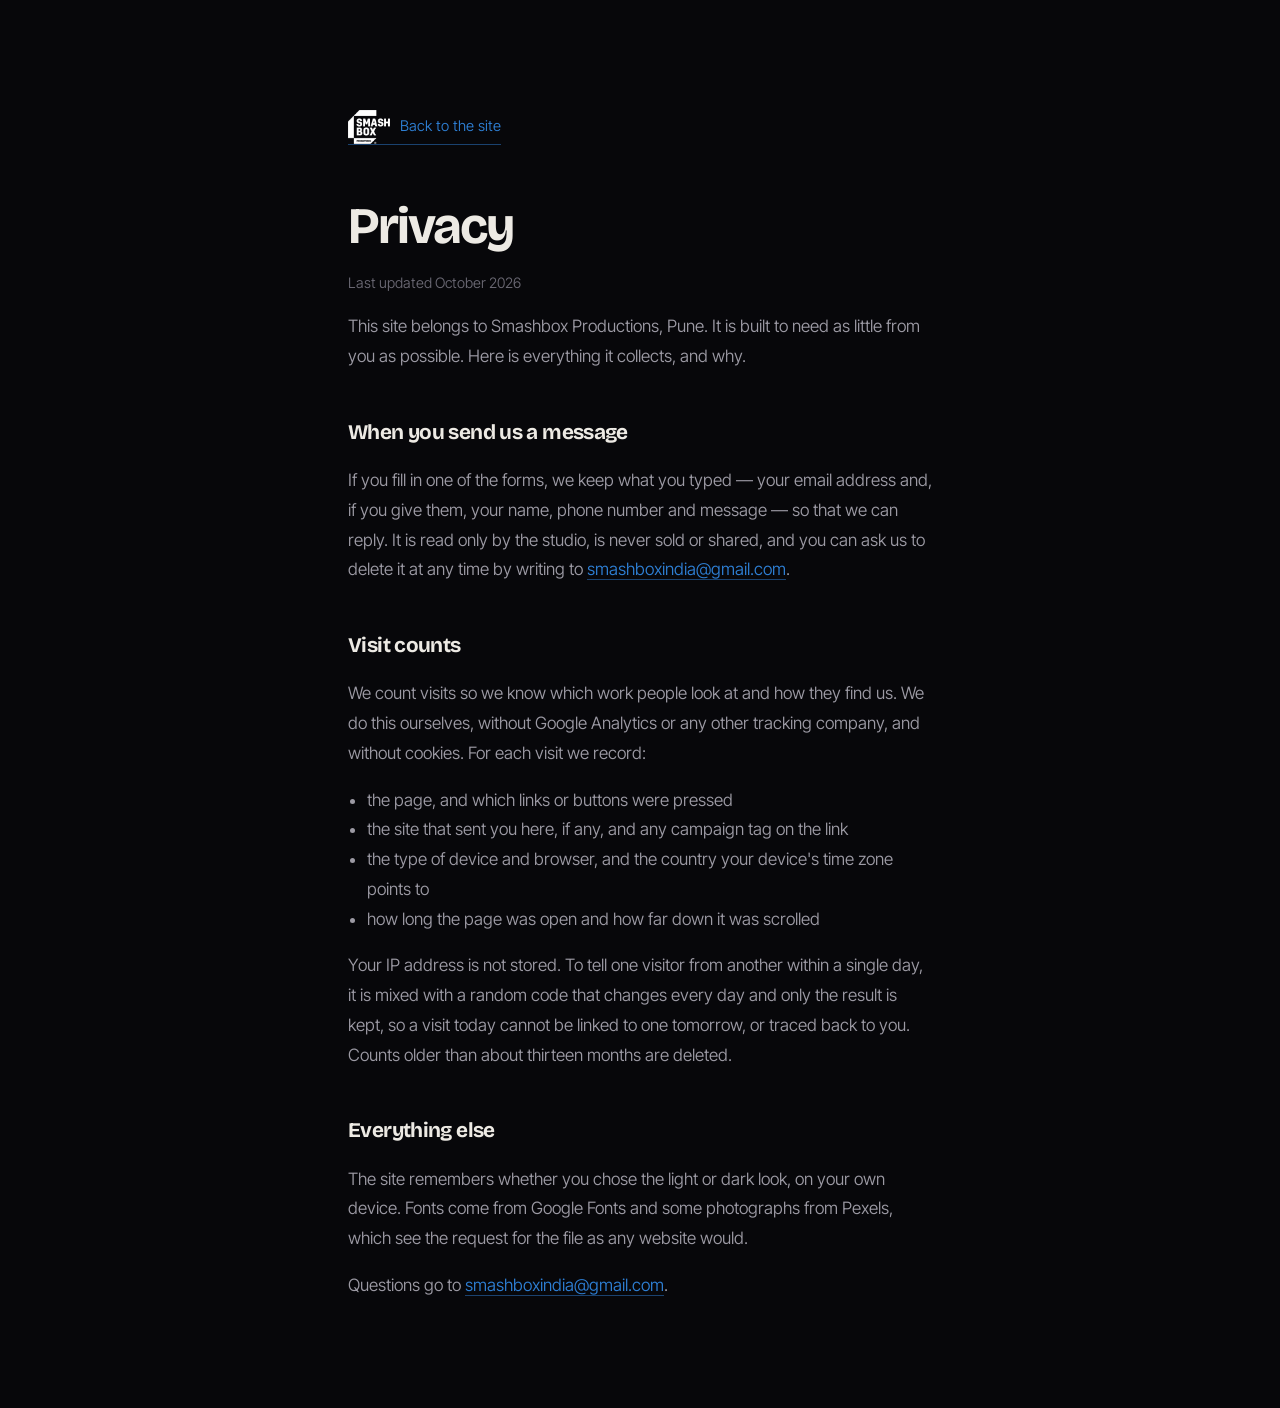
<file: privacy.html>
<!doctype html>
<html lang="en" data-theme="dark">
<head>
<meta charset="utf-8">
<meta name="viewport" content="width=device-width, initial-scale=1">
<title>Privacy — Smashbox Productions</title>
<meta name="description" content="What Smashbox Productions collects through smashboxproductions.com, and what it does not.">
<meta name="theme-color" content="#07070A">
<link rel="canonical" href="https://smashboxproductions.com/privacy.html">
<script>
(function(){
  try{
    var t = localStorage.getItem('sbx-theme');
    document.documentElement.setAttribute('data-theme', t === 'light' ? 'light' : 'dark');
  }catch(e){}
})();
</script>
<link rel="preconnect" href="https://fonts.googleapis.com">
<link rel="preconnect" href="https://fonts.gstatic.com" crossorigin>
<link href="https://fonts.googleapis.com/css2?family=Bricolage+Grotesque:opsz,wght@12..96,700&family=Inter+Tight:wght@300;400;500&display=swap" rel="stylesheet">
<link rel="stylesheet" href="css/styles.css?v=20261026">
<link rel="icon" type="image/png" sizes="32x32" href="img/favicon-32.png">
<link rel="apple-touch-icon" sizes="180x180" href="img/favicon-180.png">
<style>
  body{cursor:auto}
  a,button{cursor:pointer}
  .legal{max-width:680px;margin:0 auto;padding:clamp(48px,9vw,110px) var(--gut) 90px}
  .legal-back{display:inline-flex;align-items:center;gap:10px;color:var(--text-dim);font-size:.92rem;margin-bottom:56px;transition:color .3s}
  .legal-back:hover{color:var(--text)}
  .legal-back img{height:34px;width:auto}
  [data-theme="light"] .legal-back img{filter:brightness(0)}
  .legal h1{font-family:var(--display);font-weight:700;font-size:clamp(2.2rem,5vw,3.2rem);letter-spacing:-.04em;line-height:1;margin:0 0 18px}
  .legal h2{font-family:var(--display);font-weight:700;font-size:1.3rem;letter-spacing:-.03em;margin:44px 0 10px}
  .legal p,.legal li{color:var(--text-dim);line-height:1.75}
  .legal ul{padding-left:1.1em}
  .legal a{color:var(--accent);border-bottom:1px solid var(--accent-line)}
  .legal .updated{color:var(--text-faint);font-size:.9rem}
</style>
</head>
<body>
<main class="legal">
  <a class="legal-back" href="./"><img src="img/smashbox-logo.png" width="520" height="424" alt="Smashbox Productions"> Back to the site</a>

  <h1>Privacy</h1>
  <p class="updated">Last updated October 2026</p>

  <p>This site belongs to Smashbox Productions, Pune. It is built to need as little
  from you as possible. Here is everything it collects, and why.</p>

  <h2>When you send us a message</h2>
  <p>If you fill in one of the forms, we keep what you typed — your email address and,
  if you give them, your name, phone number and message — so that we can reply. It is
  read only by the studio, is never sold or shared, and you can ask us to delete it at
  any time by writing to <a href="mailto:smashboxindia@gmail.com">smashboxindia@gmail.com</a>.</p>

  <h2>Visit counts</h2>
  <p>We count visits so we know which work people look at and how they find us. We do
  this ourselves, without Google Analytics or any other tracking company, and without
  cookies. For each visit we record:</p>
  <ul>
    <li>the page, and which links or buttons were pressed</li>
    <li>the site that sent you here, if any, and any campaign tag on the link</li>
    <li>the type of device and browser, and the country your device's time zone points to</li>
    <li>how long the page was open and how far down it was scrolled</li>
  </ul>
  <p>Your IP address is not stored. To tell one visitor from another within a single
  day, it is mixed with a random code that changes every day and only the result is
  kept, so a visit today cannot be linked to one tomorrow, or traced back to you. Counts
  older than about thirteen months are deleted.</p>

  <h2>Everything else</h2>
  <p>The site remembers whether you chose the light or dark look, on your own device.
  Fonts come from Google Fonts and some photographs from Pexels, which see the request
  for the file as any website would.</p>

  <p>Questions go to <a href="mailto:smashboxindia@gmail.com">smashboxindia@gmail.com</a>.</p>
</main>
</body>
</html>
</file>
<file: css/styles.css>
/* =========================================================
   SMASHBOX PRODUCTIONS
   Concept: "the light table" — a key light follows the cursor
   and exposes the work.
   Two themes: dark (default) and light. Every colour below is
   a token; nothing is hard-coded outside the theme blocks.
   ========================================================= */

/* ---------- DARK (default — also what no-JS gets) ---------- */
:root{
  color-scheme:dark;

  --bg:#07070A;
  --bg-2:#0D0D12;
  --surface:#14141B;
  --ink:#F4F0E8;

  --text:#EDEAE4;
  --text-dim:#9C9AA4;
  --text-faint:#6A6873;

  --line:rgba(255,255,255,.09);
  --line-2:rgba(255,255,255,.16);

  --accent:#2E7FD4;
  --accent-hi:#57B8DD;
  --accent-ink:#04101E;
  --accent-wash:rgba(46,127,212,.14);
  --accent-line:rgba(46,127,212,.5);

  /* daylight → shade: the cool end of the Kelvin scale */
  --ramp:linear-gradient(94deg,#1E6FC4 0%,#57B8DD 34%,#9AD8F2 68%,#CDEAF9 100%);

  /* glass */
  --glass-bg:rgba(255,255,255,.045);
  --glass-br:rgba(255,255,255,.1);
  --glass-blur:22px;

  /* scrims over photography */
  --scrim:rgba(7,7,10,.88);
  --scrim-mid:rgba(7,7,10,.2);

  /* the light table's exposure curve: rests dim and desaturated
     but still readable, gains body and colour under the key light */
  --exp-b0:.42; --exp-b1:.74;
  --exp-s0:.34; --exp-s1:.86;
  --exp-c0:.94; --exp-c1:.17;

  --beam-warm:rgba(46,127,212,.16);
  --beam-cool:rgba(120,200,240,.08);
  --key:rgba(110,190,255,.15);

  --key-blend:screen;
  --grain-blend:overlay;
  --grain-op:.5;

  --card-gray:.55; --card-bright:.74;

  --cursor:#FFFFFF;

  --display:"Bricolage Grotesque",-apple-system,system-ui,sans-serif;
  --serif:"Instrument Serif",Georgia,serif;
  --body:"Inter Tight",-apple-system,system-ui,sans-serif;
  --mono:"JetBrains Mono",ui-monospace,monospace;

  --wrap:1280px;
  --gut:clamp(20px,4vw,48px);
  --sec:clamp(88px,11vw,168px);
  --r-lg:28px;
  --r-md:18px;

  --ease:cubic-bezier(.22,1,.36,1);
  --ease-io:cubic-bezier(.65,0,.35,1);
  --expo-out:cubic-bezier(.16,1,.3,1);
}

/* ---------- LIGHT ---------- */
[data-theme="light"]{
  color-scheme:light;

  --bg:#EFF1F4;             /* seamless paper, cool */
  --bg-2:#E6E9EE;
  --surface:#FFFFFF;
  --ink:#0B1420;

  --text:#0E1620;
  --text-dim:#4C566A;
  --text-faint:#68738A;

  --line:rgba(12,22,35,.11);
  --line-2:rgba(12,22,35,.2);

  --accent:#1559A6;
  --accent-hi:#1E6FC4;
  --accent-ink:#FFFFFF;
  --accent-wash:rgba(21,89,166,.09);
  --accent-line:rgba(21,89,166,.42);

  --ramp:linear-gradient(94deg,#0A2F63 0%,#1559A6 30%,#2A7EC4 62%,#3F9FD0 100%);

  --glass-bg:rgba(255,255,255,.55);
  --glass-br:rgba(12,22,35,.1);

  --scrim:rgba(8,16,28,.86);
  --scrim-mid:rgba(8,16,28,.22);

  /* light-mode exposure: rests washed out like an
     over-exposed print, gains body under the key */
  --exp-b0:1.06; --exp-b1:-.17;
  --exp-s0:.30;  --exp-s1:.86;
  --exp-c0:.88;  --exp-c1:.27;

  --beam-warm:rgba(21,89,166,.16);
  --beam-cool:rgba(63,159,208,.14);
  --key:rgba(30,111,196,.13);

  --key-blend:normal;
  --grain-blend:multiply;
  --grain-op:.16;

  --card-gray:.5; --card-bright:.92;
}

*,*::before,*::after{box-sizing:border-box}
html{-webkit-text-size-adjust:100%}
html:focus-within{scroll-behavior:smooth}

body{
  margin:0;
  background:var(--bg);
  color:var(--text);
  font-family:var(--body);
  font-size:17px;
  line-height:1.6;
  font-weight:350;
  -webkit-font-smoothing:antialiased;
  overflow-x:hidden;
}
body.is-locked{overflow:hidden}

img{max-width:100%;display:block}
a{color:inherit;text-decoration:none}
button{font:inherit;color:inherit;background:none;border:0}

::selection{background:var(--accent);color:var(--accent-ink)}

:focus-visible{
  outline:2px solid var(--accent);
  outline-offset:3px;
  border-radius:4px;
}

.wrap{width:100%;max-width:var(--wrap);margin-inline:auto;padding-inline:var(--gut)}
.section{padding-block:var(--sec)}

.skip{
  position:fixed;top:-100px;left:16px;z-index:999;
  background:var(--accent);color:var(--accent-ink);padding:12px 20px;border-radius:10px;
  transition:top .2s;
}
.skip:focus{top:16px}

/* ---------- glass ---------- */
.glass{
  background:var(--glass-bg);
  border:1px solid var(--glass-br);
  -webkit-backdrop-filter:blur(var(--glass-blur)) saturate(160%);
  backdrop-filter:blur(var(--glass-blur)) saturate(160%);
}

/* =========================================================
   TYPE
   ========================================================= */
.h2{
  font-family:var(--display);
  font-weight:700;
  font-size:clamp(2.1rem,5.2vw,3.9rem);
  line-height:1.02;
  letter-spacing:-.035em;
  margin:.24em 0 0;
  max-width:16ch;
}
.h2 em,.hero-title em,.cta-mid h2 em,.cta-big h2 em{
  font-family:var(--serif);
  font-style:italic;
  font-weight:400;
  letter-spacing:-.005em;
  background:var(--ramp);
  -webkit-background-clip:text;background-clip:text;
  color:transparent;
  padding-right:.06em;
}

.eyebrow{
  font-family:var(--mono);
  font-size:.7rem;
  letter-spacing:.22em;
  text-transform:uppercase;
  color:var(--text-faint);
  display:flex;align-items:center;gap:.8em;
  margin:0;
}
.eyebrow-dot{
  width:16px;height:1px;
  background:var(--accent);
  flex:none;
}

.lede{color:var(--text-dim);max-width:52ch;font-size:1.03rem;line-height:1.72}

.section-head{margin-bottom:clamp(38px,5vw,64px)}
.section-head--row{
  display:flex;justify-content:space-between;align-items:flex-end;
  gap:32px;flex-wrap:wrap;
}
.section-note{color:var(--text-faint);max-width:34ch;font-size:.94rem;margin:0 0 .4em}

.link-arrow{
  display:inline-flex;align-items:center;gap:.55em;
  font-family:var(--mono);font-size:.78rem;letter-spacing:.12em;text-transform:uppercase;
  color:var(--text);
  padding-bottom:4px;
  border-bottom:1px solid var(--line-2);
  transition:color .3s,border-color .3s;
}
.link-arrow svg{width:16px;height:16px;transition:transform .4s var(--ease)}
.link-arrow:hover{color:var(--accent);border-color:var(--accent)}
.link-arrow:hover svg{transform:translateX(5px)}

/* =========================================================
   BUTTONS
   ========================================================= */
.btn{
  position:relative;
  display:inline-flex;align-items:center;justify-content:center;
  padding:15px 30px;
  border-radius:100px;
  font-family:var(--body);
  font-weight:500;font-size:.95rem;letter-spacing:-.01em;
  cursor:pointer;
  overflow:hidden;
  isolation:isolate;
  white-space:nowrap;
  transition:transform .5s var(--ease),box-shadow .5s var(--ease),background .3s;
}
.btn span{position:relative;z-index:2}
.btn::before{
  content:"";position:absolute;inset:0;z-index:1;
  background:radial-gradient(120% 160% at 50% 130%,rgba(255,255,255,.4),transparent 62%);
  opacity:0;transition:opacity .5s var(--ease);
}
.btn:hover::before{opacity:1}
.btn:active{transform:scale(.97)}

.btn-primary{
  background:linear-gradient(100deg,var(--accent-hi),var(--accent));
  color:#fff;
  box-shadow:0 6px 24px -10px rgba(21,89,166,.75),inset 0 1px 0 rgba(255,255,255,.24);
}
.btn-primary:hover{box-shadow:0 14px 38px -12px rgba(21,89,166,.85),inset 0 1px 0 rgba(255,255,255,.34)}

.btn-ghost{
  background:var(--glass-bg);
  border:1px solid var(--glass-br);
  -webkit-backdrop-filter:blur(16px);backdrop-filter:blur(16px);
  color:var(--text);
}
.btn-ghost:hover{border-color:var(--accent-line)}

.btn-light{background:var(--ink);color:var(--bg)}
.btn-sm{padding:11px 22px;font-size:.88rem}
.btn-lg{padding:18px 36px;font-size:1rem}

/* =========================================================
   THEME TOGGLE  (skiper-ui / skiper26 — circle, blur, top-right)
   ========================================================= */
.theme-toggle{
  width:40px;height:40px;flex:none;
  border-radius:50%;
  display:grid;place-items:center;
  cursor:pointer;
  color:var(--text);
  border:1px solid var(--line-2);
  background:transparent;
  transition:background .3s,border-color .3s,transform .3s var(--ease);
}
.theme-toggle:hover{background:var(--accent-wash);border-color:var(--accent-line)}
.theme-toggle:active{transform:scale(.95)}

/* sun and moon are two full icons that trade places — no masks,
   so nothing can half-render */
.tt{width:19px;height:19px;display:block;overflow:visible}
.tt g{
  fill:none;stroke:currentColor;stroke-width:2;
  stroke-linecap:round;stroke-linejoin:round;
  transform-origin:12px 12px;
  transition:opacity .45s var(--ease-io),scale .5s var(--ease-io),rotate .5s var(--ease-io);
}
/* dark is the default: moon showing */
.tt-sun{opacity:0;scale:.4;rotate:90deg}
.tt-moon{opacity:1;scale:1;rotate:0deg}
[data-theme="light"] .tt-sun{opacity:1;scale:1;rotate:0deg}
[data-theme="light"] .tt-moon{opacity:0;scale:.4;rotate:-90deg}

.sr-only{position:absolute;width:1px;height:1px;overflow:hidden;clip:rect(0 0 0 0);white-space:nowrap}

/* While the view transition runs, every colour transition on the page
   is frozen. Otherwise they carry on underneath the snapshot and pop
   the instant the snapshot is torn down. */
html.theme-switching *,
html.theme-switching *::before,
html.theme-switching *::after{
  transition:none !important;
  animation-play-state:paused !important;
}

/* =========================================================
   PRELOADER
   ========================================================= */
.loader{
  position:fixed;inset:0;z-index:9000;
  background:var(--bg);
  display:grid;place-items:center;
  transition:opacity .7s var(--ease),visibility .7s;
}
.loader.is-done{opacity:0;visibility:hidden}
.no-loader .loader{display:none}
.loader-inner{display:grid;justify-items:center;gap:22px;width:min(320px,72vw)}
.loader-mark{width:78px;color:var(--accent)}
.loader-aperture{width:100%;height:auto}
.loader-blades{transform-origin:50% 50%;animation:iris 2.4s var(--ease-io) infinite}
@keyframes iris{
  0%,100%{transform:rotate(0) scale(1);opacity:.9}
  50%{transform:rotate(45deg) scale(.42);opacity:.55}
}
.loader-meta{
  width:100%;display:flex;justify-content:space-between;align-items:baseline;
  font-family:var(--mono);font-size:.7rem;letter-spacing:.2em;text-transform:uppercase;
  color:var(--text-faint);
}
.loader-num{color:var(--text);font-size:.86rem}
.loader-bar{width:100%;height:2px;background:var(--line-2);overflow:hidden;border-radius:2px}
.loader-bar i{display:block;height:100%;width:0%;background:var(--accent)}

/* =========================================================
   CURSOR + KEY LIGHT  (the signature)
   ========================================================= */
.cursor,.keylight{display:none}
@media (hover:hover) and (pointer:fine){
  body{cursor:none}
  a,button,input,.tile,.card,.svc{cursor:none}

  .cursor{
    display:block;position:fixed;top:0;left:0;z-index:8000;
    pointer-events:none;
    transform:translate3d(-100px,-100px,0);
    will-change:transform;
    /* the halo keeps a white cursor legible on pale backgrounds too */
    filter:drop-shadow(0 0 1.5px rgba(0,0,0,.45));
  }
  .cursor-dot{
    position:absolute;left:-3px;top:-3px;
    width:6px;height:6px;border-radius:50%;
    background:var(--cursor);
    transition:width .3s var(--ease),height .3s var(--ease),left .3s var(--ease),top .3s var(--ease),opacity .3s;
  }
  .cursor-af{position:absolute;left:-19px;top:-19px;width:38px;height:38px;opacity:0;transform:scale(1.5);
    transition:opacity .34s var(--ease),transform .34s var(--ease)}
  .cursor-af i{position:absolute;width:9px;height:9px;border:1.5px solid var(--cursor)}
  .cursor-af i:nth-child(1){left:0;top:0;border-right:0;border-bottom:0}
  .cursor-af i:nth-child(2){right:0;top:0;border-left:0;border-bottom:0}
  .cursor-af i:nth-child(3){left:0;bottom:0;border-right:0;border-top:0}
  .cursor-af i:nth-child(4){right:0;bottom:0;border-left:0;border-top:0}
  .cursor-label{
    position:absolute;left:26px;top:-8px;
    font-family:var(--mono);font-size:.62rem;letter-spacing:.14em;text-transform:uppercase;
    color:var(--cursor);white-space:nowrap;opacity:0;transform:translateX(-6px);
    transition:opacity .3s,transform .3s;
    max-width:150px;overflow:hidden;text-overflow:ellipsis;
  }

  .cursor.is-focus .cursor-af{opacity:1;transform:scale(1)}
  .cursor.is-focus .cursor-dot{opacity:.5}
  .cursor.is-focus .cursor-label{opacity:1;transform:none}
  .cursor.is-link .cursor-dot{width:34px;height:34px;left:-17px;top:-17px;background:rgba(255,255,255,.22);
    -webkit-backdrop-filter:blur(2px);backdrop-filter:blur(2px)}
  .cursor.is-over-peek .cursor-dot{opacity:0}

  .keylight{
    display:block;position:fixed;top:0;left:0;z-index:1;
    width:640px;height:640px;margin:-320px 0 0 -320px;
    pointer-events:none;
    border-radius:50%;
    background:radial-gradient(circle,var(--key) 0%,transparent 66%);
    mix-blend-mode:var(--key-blend);
    will-change:transform;
    opacity:0;
    transition:opacity .8s;
  }
  .keylight.is-on{opacity:1}
}

/* =========================================================
   NAV
   ========================================================= */
.nav{
  position:fixed;top:0;left:0;right:0;z-index:600;
  padding:18px var(--gut);
  transition:padding .5s var(--ease);
}
.nav.is-stuck{padding-top:10px}
.nav-shell{
  max-width:var(--wrap);margin-inline:auto;
  display:flex;align-items:center;justify-content:space-between;gap:18px;
  padding:10px 10px 10px 20px;
  border-radius:100px;
  transition:background .5s var(--ease),border-color .5s var(--ease),box-shadow .5s var(--ease);
}
.nav.is-stuck .nav-shell{
  border-color:var(--line-2);
  box-shadow:0 20px 50px -34px rgba(8,20,36,.55);
}

.brand{display:flex;align-items:center;gap:11px;flex:none}
/* the logo ships as white artwork on transparency, so light mode
   drops it to ink rather than loading a second file */
.brand-logo{
  width:auto;height:42px;flex:none;
  transition:transform .6s var(--ease),opacity .4s;
}
[data-theme="light"] .brand-logo{filter:brightness(0)}
.brand:hover .brand-logo{transform:scale(1.04)}
.brand--foot .brand-logo{height:68px}

.nav-links{display:flex;gap:6px}
.nav-links a{
  position:relative;padding:9px 15px;border-radius:100px;
  font-size:.92rem;color:var(--text-dim);
  transition:color .3s;
}
.nav-links a::after{
  content:"";position:absolute;left:15px;right:15px;bottom:5px;height:1px;
  background:var(--accent);transform:scaleX(0);transform-origin:left;
  transition:transform .45s var(--ease);
}
.nav-links a:hover{color:var(--text)}
.nav-links a:hover::after{transform:scaleX(1)}

.nav-end{display:flex;align-items:center;gap:9px}
.nav-burger{display:none;width:42px;height:42px;border-radius:50%;
  border:1px solid var(--line-2);place-items:center;gap:5px;flex-direction:column;cursor:pointer}
.nav-burger i{display:block;width:16px;height:1.5px;background:var(--text);transition:transform .4s var(--ease),opacity .3s}
.nav-burger[aria-expanded="true"] i:nth-child(1){transform:translateY(3.25px) rotate(45deg)}
.nav-burger[aria-expanded="true"] i:nth-child(2){transform:translateY(-3.25px) rotate(-45deg)}

.mobile-menu{
  position:fixed;top:82px;left:var(--gut);right:var(--gut);z-index:590;
  border-radius:var(--r-lg);
  padding:14px;
  display:grid;gap:2px;
  transform-origin:top;
}
.mobile-menu[hidden]{display:none}
.mobile-menu a{padding:14px 16px;border-radius:14px;font-size:1.05rem;transition:background .3s}
.mobile-menu a:hover{background:var(--accent-wash)}
.mobile-menu .btn{margin-top:8px;justify-content:center}

/* =========================================================
   HERO
   ========================================================= */
.hero{
  position:relative;
  min-height:100svh;
  display:flex;align-items:center;
  padding-top:124px;padding-bottom:72px;
  overflow:hidden;
}
.hero-beam{
  position:absolute;top:-30%;left:50%;transform:translateX(-50%);
  width:min(1500px,150vw);height:min(1100px,110vh);
  background:
    radial-gradient(44% 46% at 66% 26%,var(--beam-warm),transparent 68%),
    radial-gradient(58% 54% at 30% 62%,var(--beam-cool),transparent 70%);
  filter:blur(30px);
  pointer-events:none;
  animation:drift 22s var(--ease-io) infinite alternate;
}
@keyframes drift{
  0%{transform:translateX(-50%) translateY(0) scale(1)}
  100%{transform:translateX(-46%) translateY(3%) scale(1.1)}
}
.hero-grain{
  position:absolute;inset:0;pointer-events:none;z-index:3;opacity:var(--grain-op);
  background-image:url("data:image/svg+xml,%3Csvg xmlns='http://www.w3.org/2000/svg' width='160' height='160'%3E%3Cfilter id='n'%3E%3CfeTurbulence type='fractalNoise' baseFrequency='.85' numOctaves='3'/%3E%3C/filter%3E%3Crect width='160' height='160' filter='url(%23n)' opacity='.32'/%3E%3C/svg%3E");
  mix-blend-mode:var(--grain-blend);
}
.hero-grid{
  position:relative;z-index:4;
  display:grid;
  grid-template-columns:minmax(0,1.12fr) minmax(0,1fr);
  gap:clamp(32px,4.4vw,64px);
  align-items:center;
}

.hero-copy{max-width:640px}
.hero-title{
  font-family:var(--display);
  font-weight:800;
  font-size:clamp(2.5rem,5vw,4.5rem);
  line-height:.98;
  letter-spacing:-.045em;
  margin:.34em 0 0;
}
.hero-title .line{display:block;overflow:hidden;padding-bottom:.06em;margin-bottom:-.03em}
.hero-title .line>span{
  display:block;
  transform:translateY(110%);
  transition:transform 1.05s var(--ease);
}
.is-ready .hero-title .line>span{transform:none}
.is-ready .hero-title .line:nth-child(2)>span{transition-delay:.09s}
.is-ready .hero-title .line:nth-child(3)>span{transition-delay:.18s}

.hero-sub{color:var(--text-dim);max-width:46ch;margin:26px 0 0;font-size:1.06rem}

/* the three divisions, stated in the first screen */
.hero-divline{
  display:flex;align-items:center;gap:.9em;flex-wrap:wrap;
  margin:20px 0 0;
  font-family:var(--mono);font-size:.72rem;letter-spacing:.2em;text-transform:uppercase;
}
.hero-divline a{
  color:var(--text);
  padding-bottom:3px;
  border-bottom:1px solid var(--line-2);
  transition:color .35s,border-color .35s;
}
.hero-divline a:hover{color:var(--accent);border-color:var(--accent)}
.hero-divline i{color:var(--accent);font-style:normal}

.hero-form{margin-top:34px;max-width:470px}
.field{
  display:flex;align-items:center;gap:8px;
  padding:7px 7px 7px 8px;
  border-radius:100px;
  transition:border-color .4s,background .4s;
}
.field:focus-within{border-color:var(--accent-line)}
.field input{
  flex:1;min-width:0;
  background:none;border:0;outline:none;
  padding:12px 16px;
  color:var(--text);font-family:var(--body);font-size:.98rem;
}
.field input::placeholder{color:var(--text-faint)}
.field-note{
  font-family:var(--mono);font-size:.68rem;letter-spacing:.1em;
  color:var(--text-faint);margin:14px 0 0;padding-left:20px;text-transform:uppercase;
}

.hero-facts{
  list-style:none;margin:44px 0 0;padding:0;
  display:flex;gap:clamp(20px,4vw,44px);flex-wrap:wrap;
}
.hero-facts li{display:flex;flex-direction:column;gap:3px}
.hero-facts b{
  font-family:var(--display);font-weight:700;font-size:1.65rem;letter-spacing:-.04em;line-height:1;
}
.hero-facts span{
  font-family:var(--mono);font-size:.63rem;letter-spacing:.14em;text-transform:uppercase;color:var(--text-faint);
}

/* ---------- the light table ---------- */
.lighttable{
  position:relative;
  display:grid;
  grid-template-columns:repeat(3,1fr);
  grid-auto-rows:minmax(0,1fr);
  gap:clamp(8px,1.1vw,14px);
  aspect-ratio:1/1.06;
}
.tile{
  --lit:.28;
  position:relative;margin:0;overflow:hidden;
  border-radius:clamp(16px,2.2vw,30px);
  background:var(--bg-2);
  opacity:0;transform:translateY(28px) scale(.94);
  transition:opacity .9s var(--ease),transform .9s var(--ease);
  transition-delay:calc(var(--r) * .07s + .35s);
}
.is-ready .tile{opacity:1;transform:none}

.tile img{
  width:100%;height:100%;object-fit:cover;
  filter:
    brightness(calc(var(--exp-b0) + var(--lit) * var(--exp-b1)))
    saturate(calc(var(--exp-s0) + var(--lit) * var(--exp-s1)))
    contrast(calc(var(--exp-c0) + var(--lit) * var(--exp-c1)));
  transform:scale(calc(1.01 + var(--lit) * .05));
  transition:filter .45s ease-out,transform .8s var(--ease);
}
.tile::after{
  content:"";position:absolute;inset:0;pointer-events:none;
  border-radius:inherit;
  box-shadow:inset 0 0 0 1px var(--line),
             inset 0 0 44px -14px rgba(90,170,240,calc(var(--lit) * .8));
}
.tile figcaption{
  position:absolute;left:10px;bottom:10px;z-index:2;
  font-family:var(--mono);font-size:.58rem;letter-spacing:.16em;text-transform:uppercase;
  color:#fff;
  padding:5px 10px;border-radius:100px;
  background:rgba(8,16,28,.55);
  -webkit-backdrop-filter:blur(10px);backdrop-filter:blur(10px);
  border:1px solid rgba(255,255,255,.18);
  opacity:calc(var(--lit) * 1.3);
  transform:translateY(calc((1 - var(--lit)) * 8px));
  transition:opacity .4s,transform .4s var(--ease);
}

/* bento spans */
.tile-a{grid-column:1/3;grid-row:1/3}
.tile-b{grid-column:3;grid-row:1}
.tile-c{grid-column:3;grid-row:2}
.tile-d{grid-column:1;grid-row:3}
.tile-e{grid-column:2/4;grid-row:3}
.tile-f{grid-column:1;grid-row:4}
.tile-g{grid-column:2;grid-row:4}
.tile-h{grid-column:3;grid-row:4}

/* EXIF chips */
.chip{
  position:absolute;z-index:6;
  font-family:var(--mono);font-size:.66rem;letter-spacing:.1em;
  color:var(--text);
  padding:8px 14px;border-radius:100px;
  display:flex;align-items:center;gap:7px;
  box-shadow:0 14px 34px -20px rgba(8,20,36,.7);
  opacity:0;transform:scale(.7);
  transition:opacity .7s var(--ease),transform .7s var(--ease);
  will-change:transform;
}
.is-ready .chip{opacity:1;transform:none}
.is-ready .chip-1{transition-delay:.9s}
.is-ready .chip-2{transition-delay:1.02s}
.is-ready .chip-3{transition-delay:1.14s}
.chip-1{top:8%;left:-6%}
.chip-2{top:46%;right:-5%}
.chip-3{bottom:20%;left:26%}

.scroll-cue{
  position:absolute;bottom:26px;left:50%;transform:translateX(-50%);z-index:5;
  display:flex;flex-direction:column;align-items:center;gap:9px;
  font-family:var(--mono);font-size:.6rem;letter-spacing:.22em;text-transform:uppercase;
  color:var(--text-faint);
}
.scroll-cue i{display:block;width:1px;height:38px;background:linear-gradient(var(--accent),transparent);
  animation:cue 2.2s var(--ease-io) infinite}
@keyframes cue{0%{transform:scaleY(0);transform-origin:top}
  45%{transform:scaleY(1);transform-origin:top}
  46%{transform:scaleY(1);transform-origin:bottom}
  100%{transform:scaleY(0);transform-origin:bottom}}

/* =========================================================
   THREE DIVISIONS
   ========================================================= */
.div-grid{
  display:grid;grid-template-columns:repeat(3,1fr);
  gap:clamp(12px,1.6vw,22px);
}
.div-card{
  position:relative;
  border-radius:var(--r-lg);
  padding:clamp(26px,3vw,38px);
  display:grid;align-content:start;gap:14px;
  transition:border-color .5s,background .5s,transform .5s var(--ease);
}
.div-card:hover{border-color:var(--accent-line);transform:translateY(-4px)}
.div-no{
  font-family:var(--mono);font-size:.68rem;letter-spacing:.2em;
  color:var(--accent);
}
.div-card h3{
  font-family:var(--display);font-weight:700;
  font-size:clamp(1.7rem,3vw,2.3rem);letter-spacing:-.045em;line-height:1;
  margin:0;
}
.div-line{
  font-family:var(--mono);font-size:.66rem;letter-spacing:.16em;text-transform:uppercase;
  color:var(--text-faint);margin:-6px 0 0;
}
.div-body{margin:0;color:var(--text-dim);font-size:.96rem;line-height:1.68}
.div-tags{
  list-style:none;margin:4px 0 0;padding:0;
  display:flex;flex-wrap:wrap;gap:7px;
}
.div-tags li{
  font-family:var(--mono);font-size:.62rem;letter-spacing:.06em;
  color:var(--text-dim);
  padding:7px 13px;border-radius:100px;
  border:1px solid var(--line);
  transition:color .35s,border-color .35s;
}
.div-card:hover .div-tags li{border-color:var(--line-2)}
.div-card .link-arrow{margin-top:10px;justify-self:start}

/* =========================================================
   MARQUEES
   ========================================================= */
.clients{padding-block:clamp(40px,6vw,72px);border-block:1px solid var(--line)}
.clients-head{margin-bottom:26px}
.marquee{overflow:hidden;-webkit-mask-image:linear-gradient(90deg,transparent,#000 9%,#000 91%,transparent);
  mask-image:linear-gradient(90deg,transparent,#000 9%,#000 91%,transparent)}
.marquee-track{
  display:flex;align-items:center;gap:clamp(24px,4vw,56px);
  width:max-content;
  animation:scrollx 42s linear infinite;
}
.marquee[data-reverse] .marquee-track{animation-direction:reverse}
.marquee:hover .marquee-track{animation-play-state:paused}
@keyframes scrollx{to{transform:translateX(-50%)}}
.marquee-track>span{
  font-family:var(--display);font-weight:600;
  font-size:clamp(1.25rem,2.5vw,1.85rem);letter-spacing:-.03em;
  color:var(--text-faint);
  transition:color .4s;
  white-space:nowrap;
}
.marquee-track>span:hover{color:var(--text)}
.marquee-track>i{color:var(--accent);font-style:normal;opacity:.6}

.industries{padding-block:clamp(48px,7vw,90px);display:grid;gap:14px}
.industries-head{margin-bottom:20px}
.marquee--pills .marquee-track{gap:14px;animation-duration:50s}
.pill{
  font-family:var(--mono);font-size:.76rem;letter-spacing:.06em;
  color:var(--text-dim);
  padding:11px 22px;border-radius:100px;
  border:1px solid var(--line-2);
  white-space:nowrap;
  transition:color .35s,border-color .35s,background .35s;
}
.pill:hover{color:var(--accent);border-color:var(--accent-line);background:var(--accent-wash)}

/* =========================================================
   COMMITMENT / STATS
   ========================================================= */
.commit-grid{
  display:grid;grid-template-columns:1fr 1fr;
  gap:clamp(40px,6vw,90px);align-items:center;
}
.stats{display:grid;grid-template-columns:1fr 1fr;gap:1px;background:var(--line);
  border:1px solid var(--line);border-radius:var(--r-lg);overflow:hidden}
.stat{
  background:var(--bg);
  padding:clamp(24px,3.2vw,38px);
  display:grid;gap:8px;
  transition:background .5s;
}
.stat:hover{background:var(--bg-2)}
.stat b{
  font-family:var(--display);font-weight:700;
  font-size:clamp(2.3rem,4.6vw,3.4rem);letter-spacing:-.05em;line-height:1;
  color:var(--text);
  font-variant-numeric:tabular-nums;
}
.stat span{font-family:var(--mono);font-size:.66rem;letter-spacing:.14em;text-transform:uppercase;color:var(--text-faint)}
.commit-copy .link-arrow{margin-top:30px}
.commit-copy .lede{margin-top:22px}

/* =========================================================
   PROCESS
   ========================================================= */
.process-grid{display:grid;grid-template-columns:1fr 1fr;gap:clamp(36px,5vw,80px);align-items:start}
.process-media{position:sticky;top:104px}
.process-frame{
  position:relative;
  border-radius:var(--r-lg);
  overflow:hidden;
  aspect-ratio:1/1.08;
  max-height:min(70vh,620px);
  padding:0;
}
.pm-img{
  position:absolute;inset:0;width:100%;height:100%;object-fit:cover;
  opacity:0;transform:scale(1.08);
  filter:saturate(.78) contrast(1.05);
  transition:opacity .9s var(--ease),transform 1.4s var(--ease);
}
.pm-img.is-on{opacity:1;transform:scale(1)}
.process-frame::after{
  content:"";position:absolute;inset:0;pointer-events:none;
  background:
    linear-gradient(200deg,rgba(46,127,212,.16),transparent 44%,var(--scrim)),
    radial-gradient(120% 90% at 50% 40%,transparent 42%,rgba(8,16,28,.42));
}
.process-hud{
  position:absolute;left:16px;right:16px;bottom:16px;z-index:3;
  display:flex;justify-content:flex-end;align-items:center;
  font-family:var(--mono);font-size:.63rem;letter-spacing:.18em;color:rgba(255,255,255,.8);
}
.frame-corner{position:absolute;width:16px;height:16px;z-index:3;border:1.5px solid rgba(255,255,255,.55)}
.frame-corner.tl{top:14px;left:14px;border-right:0;border-bottom:0}
.frame-corner.tr{top:14px;right:14px;border-left:0;border-bottom:0}
.frame-corner.bl{bottom:14px;left:14px;border-right:0;border-top:0}
.frame-corner.br{bottom:14px;right:14px;border-left:0;border-top:0}

.steps{list-style:none;margin:0;padding:0;display:grid;gap:2px}
.step{
  display:grid;grid-template-columns:auto 1fr;gap:22px;align-items:start;
  padding:clamp(22px,2.8vw,32px) clamp(18px,2.4vw,28px);
  border-radius:var(--r-md);
  border:1px solid transparent;
  transition:background .5s var(--ease),border-color .5s var(--ease);
}
.step.is-active{background:var(--accent-wash);border-color:var(--line)}
.step-no{
  font-family:var(--mono);font-size:.72rem;letter-spacing:.1em;
  color:var(--text-faint);padding-top:6px;
  transition:color .5s;
}
.step.is-active .step-no{color:var(--accent)}
.step h3{
  font-family:var(--display);font-weight:600;font-size:1.42rem;letter-spacing:-.03em;
  margin:0 0 8px;
  color:var(--text-dim);transition:color .5s;
}
.step.is-active h3{color:var(--text)}
.step p{margin:0;color:var(--text-faint);font-size:.98rem;line-height:1.65;max-width:46ch;transition:color .5s}
.step.is-active p{color:var(--text-dim)}

/* =========================================================
   WORK GRID
   ========================================================= */
.filters{display:flex;flex-wrap:wrap;gap:8px;margin-bottom:26px}
.filter{
  font-family:var(--mono);font-size:.72rem;letter-spacing:.1em;text-transform:uppercase;
  padding:10px 18px;border-radius:100px;
  border:1px solid var(--line);
  color:var(--text-faint);
  cursor:pointer;
  transition:color .35s,border-color .35s,background .35s;
}
.filter:hover{color:var(--text);border-color:var(--line-2)}
.filter.is-on{color:#fff;border-color:transparent;background:var(--accent)}

.work-grid{
  display:grid;
  grid-template-columns:repeat(3,1fr);
  gap:clamp(10px,1.3vw,18px);
  grid-auto-flow:dense;
}
.card{
  position:relative;
  border-radius:var(--r-md);
  overflow:hidden;
  aspect-ratio:1/1.16;
  background:var(--bg-2);
  transition:opacity .5s var(--ease),transform .5s var(--ease);
}
.card.wide{grid-column:span 2;aspect-ratio:2.06/1.16}
.card.tall{grid-row:span 2;aspect-ratio:1/2.36}
.card.is-hidden{display:none}
.card.is-out{opacity:0;transform:scale(.94)}

.card-media{position:absolute;inset:0;overflow:hidden}
.card-media img{
  width:100%;height:100%;object-fit:cover;
  filter:grayscale(var(--card-gray)) brightness(var(--card-bright)) contrast(1.04);
  transform:scale(1.02);
  transition:filter .7s var(--ease),transform 1.1s var(--ease);
}
.card::after{
  content:"";position:absolute;inset:0;pointer-events:none;z-index:2;
  background:linear-gradient(to top,var(--scrim) 0%,var(--scrim-mid) 46%,transparent 72%);
  opacity:.92;transition:opacity .6s;
}
.card:hover .card-media img,.card:focus-visible .card-media img{
  filter:grayscale(0) brightness(1) contrast(1.02);
  transform:scale(1.07);
}
.card:hover::after{opacity:1}

.card-body{
  position:absolute;left:0;right:0;bottom:0;z-index:3;
  padding:clamp(16px,2vw,24px);
  display:grid;gap:5px;
  color:#fff;
}
.card-cat{
  font-family:var(--mono);font-size:.6rem;letter-spacing:.18em;text-transform:uppercase;
  color:#8CC4F2;
}
.card-body h3{
  font-family:var(--display);font-weight:600;font-size:clamp(1.05rem,1.7vw,1.32rem);
  letter-spacing:-.03em;margin:0;
}
.card-body p{
  margin:0;font-size:.85rem;color:rgba(255,255,255,.72);
  max-height:0;opacity:0;overflow:hidden;
  transition:max-height .55s var(--ease),opacity .45s var(--ease);
}
.card:hover .card-body p,.card:focus-visible .card-body p{max-height:44px;opacity:1}

.card-af{position:absolute;inset:14px;z-index:4;pointer-events:none;opacity:0;transform:scale(1.06);
  transition:opacity .4s var(--ease),transform .5s var(--ease)}
.card-af i{position:absolute;width:14px;height:14px;border:1.5px solid rgba(255,255,255,.9)}
.card-af i:nth-child(1){left:0;top:0;border-right:0;border-bottom:0}
.card-af i:nth-child(2){right:0;top:0;border-left:0;border-bottom:0}
.card-af i:nth-child(3){left:0;bottom:0;border-right:0;border-top:0}
.card-af i:nth-child(4){right:0;bottom:0;border-left:0;border-top:0}
.card:hover .card-af,.card:focus-visible .card-af{opacity:1;transform:none}

.work-more{margin-top:clamp(30px,4vw,48px);display:flex;justify-content:center}

/* =========================================================
   SERVICES
   ========================================================= */
.svc-cols{position:relative;display:grid;grid-template-columns:repeat(3,1fr);gap:clamp(28px,3.4vw,52px)}
.svc-title{
  font-family:var(--mono);font-size:.72rem;letter-spacing:.2em;text-transform:uppercase;
  color:var(--accent);margin:0 0 14px;padding-bottom:14px;border-bottom:1px solid var(--line);
  display:flex;flex-wrap:wrap;align-items:baseline;gap:.4em .8em;
}
.svc-title span{font-size:.62rem;letter-spacing:.14em;color:var(--text-faint)}
/* sub-heading inside a division's list (photography vs film) */
.svc-group{
  font-family:var(--mono);font-size:.6rem;letter-spacing:.2em;text-transform:uppercase;
  color:var(--text-faint);
  padding:26px 4px 11px;
  border-bottom:1px solid var(--line);
}
.svc-list li:first-child.svc-group{padding-top:6px}
.svc-list{list-style:none;margin:0;padding:0}
.svc{
  display:flex;align-items:baseline;gap:14px;
  padding:clamp(13px,1.5vw,17px) 4px;
  border-bottom:1px solid var(--line);
  position:relative;
  transition:padding-left .5s var(--ease);
}
.svc::before{
  content:"";position:absolute;left:0;bottom:-1px;height:1px;width:0;
  background:var(--accent);
  transition:width .6s var(--ease);
}
.svc:hover{padding-left:16px}
.svc:hover::before{width:100%}
.svc-n{font-family:var(--mono);font-size:.66rem;color:var(--text-faint);flex:none;transition:color .4s}
.svc:hover .svc-n{color:var(--accent)}
.svc-name{
  font-family:var(--display);font-weight:500;
  font-size:clamp(1rem,1.35vw,1.18rem);letter-spacing:-.03em;line-height:1.2;
  color:var(--text-dim);transition:color .4s;
}
.svc:hover .svc-name{color:var(--text)}

.svc-card{border-radius:var(--r-md);padding:26px;margin-top:34px;display:grid;gap:12px}
.svc-card-k{
  font-family:var(--mono);font-size:.68rem;letter-spacing:.14em;text-transform:uppercase;
  color:var(--accent);margin:0;
}
.svc-card p{margin:0;color:var(--text-dim);font-size:.95rem}
.svc-card .link-arrow{margin-top:6px;justify-self:start}

.svc-peek{
  position:fixed;top:0;left:0;z-index:500;
  width:230px;height:290px;
  margin:-145px 0 0 -115px;
  border-radius:14px;overflow:hidden;
  pointer-events:none;
  opacity:0;transform:scale(.85) rotate(-4deg);
  transition:opacity .45s var(--ease),transform .6s var(--ease);
  box-shadow:0 30px 70px -34px rgba(8,20,36,.75);
  border:1px solid var(--line-2);
  will-change:transform;
}
.svc-peek.is-on{opacity:1;transform:scale(1) rotate(-2deg)}
.svc-peek img{width:100%;height:100%;object-fit:cover}
@media (hover:none){.svc-peek{display:none}}

/* =========================================================
   MID CTA
   ========================================================= */
.cta-mid-wrap{padding-block:clamp(20px,3vw,40px)}
.cta-mid{
  position:relative;overflow:hidden;
  border-radius:var(--r-lg);
  padding:clamp(34px,5vw,64px);
  display:flex;align-items:center;justify-content:space-between;gap:32px;flex-wrap:wrap;
  background:linear-gradient(120deg,#0A2F63,#1559A6 58%,#2A7EC4);
  color:#F2F6FB;
  border:0;
}
.cta-mid-glow{
  position:absolute;inset:-40%;
  background:
    radial-gradient(42% 60% at 86% 28%,rgba(140,196,242,.4),transparent 68%),
    radial-gradient(40% 58% at 12% 84%,rgba(10,30,66,.55),transparent 70%);
  filter:blur(46px);
  animation:drift2 17s var(--ease-io) infinite alternate;
}
@keyframes drift2{0%{transform:translate(0,0) scale(1)}100%{transform:translate(-5%,3%) scale(1.14)}}
.cta-mid-copy{position:relative;z-index:2;flex:1 1 380px}
.cta-mid .cta-mid-k{
  font-family:var(--mono);font-size:.66rem;letter-spacing:.2em;text-transform:uppercase;
  color:rgba(242,246,251,.6);margin:0 0 14px;
}
.cta-mid h2{
  font-family:var(--display);font-weight:700;
  font-size:clamp(1.7rem,3.6vw,2.7rem);letter-spacing:-.04em;line-height:1.05;margin:0;
  max-width:15ch;
}
.cta-mid h2 em{background:linear-gradient(94deg,#CDEAF9,#8CC4F2);
  -webkit-background-clip:text;background-clip:text;color:transparent}
.cta-mid p{margin:12px 0 0;color:rgba(242,246,251,.76);font-size:.98rem}
.cta-mid .btn{position:relative;z-index:2}
.cta-mid .btn-light{background:#F2F6FB;color:#0A2F63}

/* =========================================================
   STUDIO / TEAM
   ========================================================= */
.studio-grid{display:grid;grid-template-columns:1fr 1.05fr;gap:clamp(40px,6vw,86px);align-items:center}
.studio-copy .lede{margin-top:22px}
.why{list-style:none;margin:32px 0 0;padding:0;display:grid;gap:13px}
.why li{display:flex;align-items:center;gap:13px;color:var(--text-dim);font-size:.96rem}
.why svg{width:19px;height:19px;flex:none;color:var(--accent)}
/* the full reasons-to-choose list is long enough to want two columns */
.why--two{grid-template-columns:1fr 1fr;gap:13px clamp(20px,2.6vw,34px)}
.why--two li{align-items:flex-start;font-size:.92rem;line-height:1.5}
.why--two svg{margin-top:2px}

.vision{
  margin:34px 0 0;
  padding-left:22px;
  border-left:1px solid var(--accent-line);
  color:var(--text-dim);font-size:1rem;line-height:1.7;max-width:56ch;
}
.vision-k{
  display:block;
  font-family:var(--mono);font-size:.64rem;letter-spacing:.2em;text-transform:uppercase;
  color:var(--accent);margin-bottom:7px;
}

.team{display:grid;grid-template-columns:repeat(3,1fr);gap:clamp(8px,1.1vw,14px)}
.member{position:relative;margin:0;border-radius:var(--r-md);overflow:hidden;aspect-ratio:1/1.22;background:var(--bg-2)}
.member-lead{grid-column:span 2;grid-row:span 2;aspect-ratio:auto}
.member img{
  width:100%;height:100%;object-fit:cover;
  filter:grayscale(1) brightness(.88) contrast(1.06);
  transform:scale(1.02);
  transition:filter .7s var(--ease),transform 1s var(--ease);
}
.member:hover img{filter:grayscale(0) brightness(1);transform:scale(1.06)}
.member::after{content:"";position:absolute;inset:0;pointer-events:none;
  background:linear-gradient(to top,var(--scrim),transparent 54%)}
.member figcaption{
  position:absolute;left:0;right:0;bottom:0;z-index:2;
  padding:16px;display:grid;gap:2px;color:#fff;
}
.member b{font-family:var(--display);font-weight:600;font-size:.98rem;letter-spacing:-.02em}
.member span{font-family:var(--mono);font-size:.56rem;letter-spacing:.14em;text-transform:uppercase;color:rgba(255,255,255,.6)}
.member-lead b{font-size:1.35rem}
.member-lead span{color:#8CC4F2}

/* =========================================================
   TESTIMONIALS
   ========================================================= */
.q-nav{display:flex;gap:9px}
.q-btn{
  width:52px;height:52px;border-radius:50%;
  border:1px solid var(--line-2);
  display:grid;place-items:center;cursor:pointer;
  transition:background .4s,border-color .4s,color .4s;
}
.q-btn svg{width:19px;height:19px}
.q-btn:hover{background:var(--accent-wash);border-color:var(--accent-line)}
.q-btn--on{background:var(--accent);border-color:transparent;color:#fff}
.q-btn--on:hover{background:var(--accent-hi);color:#fff}
.q-btn:disabled{opacity:.32;cursor:not-allowed}

.q-rail{
  overflow-x:auto;overflow-y:hidden;
  scroll-snap-type:x proximity;
  scrollbar-width:none;
  padding-inline:max(var(--gut),calc(50vw - var(--wrap)/2 + var(--gut)));
  padding-block:6px 10px;
  scroll-padding-inline:max(var(--gut),calc(50vw - var(--wrap)/2 + var(--gut)));
  cursor:grab;
}
.q-rail::-webkit-scrollbar{display:none}
.q-rail.is-drag{cursor:grabbing;scroll-snap-type:none}
.q-inner{display:flex;gap:clamp(12px,1.6vw,20px);width:max-content}
.q-card{
  scroll-snap-align:start;
  width:clamp(280px,30vw,406px);
  border-radius:var(--r-lg);
  padding:clamp(26px,3vw,36px);
  display:grid;align-content:space-between;gap:26px;
  min-height:296px;
  transition:border-color .5s,background .5s,transform .5s var(--ease);
}
.q-card:hover{border-color:var(--accent-line);transform:translateY(-4px)}
.q-mark{font-family:var(--serif);font-size:3.4rem;line-height:.5;height:26px;color:var(--accent)}
.q-card blockquote{margin:0;font-size:1.02rem;line-height:1.62;color:var(--text)}
.q-card figcaption{display:flex;align-items:center;gap:13px}
.q-card figcaption img{width:44px;height:44px;border-radius:50%;object-fit:cover;filter:grayscale(1);flex:none}
.q-card figcaption span{display:grid;gap:1px;font-family:var(--mono);font-size:.62rem;letter-spacing:.1em;color:var(--text-faint);text-transform:uppercase}
.q-card figcaption b{font-family:var(--body);font-size:.94rem;letter-spacing:0;color:var(--text);text-transform:none;font-weight:500}

/* =========================================================
   BIG CTA
   ========================================================= */
.cta-big{
  position:relative;overflow:hidden;
  border-radius:clamp(24px,3.4vw,40px);
  padding:clamp(40px,6vw,84px);
  display:grid;grid-template-columns:minmax(0,1fr) minmax(0,440px);gap:clamp(32px,5vw,72px);align-items:center;
  border:1px solid var(--line-2);
  background:var(--bg-2);
}
.cta-big-bg{
  position:absolute;inset:0;
  background:
    radial-gradient(58% 88% at 86% 18%,var(--accent-wash),transparent 62%),
    radial-gradient(46% 74% at 10% 96%,var(--accent-wash),transparent 66%);
}
.cta-big-bg::after{
  content:"";position:absolute;inset:0;
  background-image:linear-gradient(var(--line) 1px,transparent 1px),
                   linear-gradient(90deg,var(--line) 1px,transparent 1px);
  background-size:62px 62px;
  -webkit-mask-image:radial-gradient(70% 70% at 50% 50%,#000,transparent);
  mask-image:radial-gradient(70% 70% at 50% 50%,#000,transparent);
}
.cta-big-copy{position:relative;z-index:2;min-width:0}
.cta-big h2{
  font-family:var(--display);font-weight:800;
  font-size:clamp(2.1rem,5vw,3.7rem);letter-spacing:-.045em;line-height:1;
  margin:.32em 0 0;
  max-width:14ch;
}
.cta-big-sub{color:var(--text-dim);margin:20px 0 0;max-width:38ch;font-size:1rem}
.cta-big-actions{display:flex;gap:12px;margin-top:34px;flex-wrap:wrap}
.cta-big-lens{position:relative;z-index:2;width:clamp(150px,20vw,250px);justify-self:end}
.lens{width:100%;height:auto}
.lens-ring{stroke:var(--line-2)}
.lens-blades path{fill:transparent;stroke:var(--line-2);stroke-width:1}
.lens-blades path:nth-child(odd){fill:var(--accent-wash)}

/* =========================================================
   FAQ
   ========================================================= */
.faq-grid{display:grid;grid-template-columns:1.15fr .85fr;gap:clamp(40px,6vw,86px);align-items:start}
.faq-list{display:grid;gap:2px}
.acc{border-bottom:1px solid var(--line)}
.acc-q{
  width:100%;
  display:flex;justify-content:space-between;align-items:center;gap:22px;
  padding:24px 4px;
  text-align:left;cursor:pointer;
  font-family:var(--display);font-weight:500;font-size:clamp(1rem,1.6vw,1.16rem);letter-spacing:-.02em;
  color:var(--text-dim);
  transition:color .4s;
}
.acc-q:hover{color:var(--text)}
.acc-q i{
  position:relative;width:22px;height:22px;flex:none;border-radius:50%;
  border:1px solid var(--line-2);transition:background .4s,border-color .4s,transform .5s var(--ease),color .4s;
}
.acc-q i::before,.acc-q i::after{
  content:"";position:absolute;top:50%;left:50%;width:9px;height:1.5px;
  background:currentColor;transform:translate(-50%,-50%);transition:transform .45s var(--ease);
}
.acc-q i::after{transform:translate(-50%,-50%) rotate(90deg)}
.acc.is-open .acc-q{color:var(--text)}
.acc.is-open .acc-q i{background:var(--accent);border-color:transparent;color:#fff;transform:rotate(180deg)}
.acc.is-open .acc-q i::after{transform:translate(-50%,-50%) rotate(0)}
.acc-a{overflow:hidden;height:0;transition:height .5s var(--ease)}
.acc-a p{margin:0 0 26px;color:var(--text-faint);font-size:.97rem;line-height:1.7;max-width:56ch;padding-right:20px}

.faq-side .lede{margin-top:22px}
.sub-form{margin-top:28px;max-width:440px}

/* =========================================================
   FOOTER
   ========================================================= */
.foot{border-top:1px solid var(--line);padding-top:clamp(56px,7vw,90px);overflow:hidden;position:relative}
.foot-grid{
  display:grid;grid-template-columns:1.7fr repeat(4,1fr);
  gap:clamp(28px,3.4vw,48px);
}
.foot-brand{max-width:32ch}
.foot-brand p{color:var(--text-faint);font-size:.92rem;margin:20px 0 0;line-height:1.7}
.socials{display:flex;gap:9px;margin-top:24px}
.socials a{
  width:40px;height:40px;border-radius:50%;
  border:1px solid var(--line-2);
  display:grid;place-items:center;
  color:var(--text-dim);
  transition:color .35s,border-color .35s,background .35s,transform .45s var(--ease);
}
.socials svg{width:18px;height:18px}
.socials a:hover{color:var(--accent);border-color:var(--accent-line);background:var(--accent-wash);transform:translateY(-3px)}

.foot-col{display:grid;gap:11px;align-content:start}
.foot-col h4{
  font-family:var(--mono);font-size:.64rem;letter-spacing:.2em;text-transform:uppercase;
  color:var(--text-faint);margin:0 0 4px;font-weight:400;
}
.foot-col a{color:var(--text-dim);font-size:.9rem;width:fit-content;transition:color .3s,transform .35s var(--ease)}
.foot-col a:hover{color:var(--accent);transform:translateX(3px)}
.foot-addr{color:var(--text-faint);font-size:.86rem;line-height:1.65}

.foot-base{
  display:flex;justify-content:space-between;flex-wrap:wrap;gap:14px;
  padding:26px 0 30px;margin-top:clamp(40px,6vw,70px);
  border-top:1px solid var(--line);
  font-family:var(--mono);font-size:.66rem;letter-spacing:.1em;color:var(--text-faint);
}
.foot-base-r{display:flex;gap:22px}
.foot-base a:hover{color:var(--text)}

/* =========================================================
   TOAST
   ========================================================= */
.toast{
  position:fixed;left:50%;bottom:30px;z-index:7000;
  /* the resting state has to clear the viewport completely — a
     percentage of the toast's own height does not, and leaves a sliver */
  transform:translate(-50%,calc(100% + 40px));
  opacity:0;
  visibility:hidden;
  pointer-events:none;
  padding:15px 26px;border-radius:100px;
  font-size:.92rem;
  box-shadow:0 24px 60px -28px rgba(8,20,36,.7);
  transition:transform .7s var(--ease),opacity .35s var(--ease),visibility .7s;
  max-width:calc(100vw - 40px);
  text-align:center;
}
.toast.is-on{transform:translate(-50%,0);opacity:1;visibility:visible}

/* =========================================================
   REVEALS
   ========================================================= */
.reveal{
  opacity:0;transform:translateY(16px);
  transition:opacity .8s var(--ease),transform .8s var(--ease);
}
.reveal.is-in{opacity:1;transform:none}
.h2.reveal{filter:blur(8px);transition:opacity .9s var(--ease),transform .9s var(--ease),filter .9s var(--ease)}
.h2.reveal.is-in{filter:none}
.reveal[data-delay="1"]{transition-delay:.09s}
.reveal[data-delay="2"]{transition-delay:.18s}
.reveal[data-delay="3"]{transition-delay:.27s}
.reveal[data-delay="4"]{transition-delay:.36s}

/* =========================================================
   RESPONSIVE
   ========================================================= */
@media (max-width:1100px){
  .foot-grid{grid-template-columns:1fr 1fr 1fr}
  .foot-brand{grid-column:1/-1;max-width:46ch}
  .div-grid{grid-template-columns:1fr}
  .div-card{padding:clamp(24px,3vw,32px)}
}
@media (max-width:980px){
  .svc-col+.svc-col{margin-top:clamp(30px,4vw,44px)}
  .why--two{grid-template-columns:1fr 1fr}
  .hero{min-height:auto;padding-top:118px}
  .hero-grid{grid-template-columns:1fr;gap:52px}
  .hero-copy{max-width:none}
  .lighttable{max-width:560px;margin-inline:auto;width:100%}
  .chip-1{left:-2%}
  .chip-2{right:-1%}
  .scroll-cue{display:none}

  .commit-grid,.process-grid,.studio-grid,.faq-grid,.svc-cols{grid-template-columns:1fr}
  .process-media{position:relative;top:0;max-width:520px}
  .work-grid{grid-template-columns:repeat(2,1fr)}
  .card.wide{grid-column:span 2;aspect-ratio:2.06/1.16}
  .card.tall{grid-row:span 1;aspect-ratio:1/1.16}
  .cta-big{grid-template-columns:1fr}
  .team{max-width:560px}
}
@media (max-width:760px){
  body{font-size:16px}
  .nav-links{display:none}
  .nav-burger{display:flex}
  .nav-shell{padding:9px 9px 9px 16px}
  .stats{grid-template-columns:1fr 1fr}
  .why--two{grid-template-columns:1fr}
  .brand-logo{height:38px}
  .brand--foot .brand-logo{height:58px}
  .cta-mid{flex-direction:column;align-items:flex-start}
  .cta-mid .btn{width:100%}
  .foot-grid{grid-template-columns:1fr 1fr}
  .hero-facts{gap:22px}
  .hero-facts b{font-size:1.4rem}
}
@media (max-width:560px){
  .work-grid{grid-template-columns:1fr}
  /* ten filters in one swipeable row rather than five stacked ones */
  .filters{flex-wrap:nowrap;overflow-x:auto;scrollbar-width:none;margin-inline:calc(var(--gut) * -1);padding-inline:var(--gut);scroll-padding-inline:var(--gut)}
  .filters::-webkit-scrollbar{display:none}
  .filter{flex:none}
  .card.wide,.card.tall{grid-column:span 1;aspect-ratio:1/1.06}
  .team{grid-template-columns:1fr 1fr}
  .member-lead{grid-column:span 2;grid-row:span 1;aspect-ratio:1/.9}
  .field{flex-wrap:wrap;border-radius:22px;padding:10px}
  .field input{flex-basis:100%;padding:10px 12px}
  .field .btn{width:100%}
  .field-note{padding-left:4px}
  .cta-big-actions .btn{width:100%}
  .foot-base{justify-content:flex-start}
  .tile figcaption{font-size:.5rem;padding:4px 8px;letter-spacing:.1em;left:7px;bottom:7px}
  .chip-3{display:none}
  /* room for the theme toggle + burger */
  .nav-end>.btn{display:none}
}

/* =========================================================
   REDUCED MOTION
   ========================================================= */
@media (prefers-reduced-motion:reduce){
  *,*::before,*::after{
    animation-duration:.001ms !important;
    animation-iteration-count:1 !important;
    transition-duration:.001ms !important;
    scroll-behavior:auto !important;
  }
  .reveal{opacity:1;transform:none;filter:none !important}
  .js .card .card-media{opacity:1 !important;transform:none !important}
  .hero-title .line>span{transform:none}
  .tile{opacity:1;transform:none}
  .chip{opacity:1;transform:none}
  .cursor,.keylight{display:none}
  body{cursor:auto}
  .tile{--lit:.62}
  ::view-transition-group(root),
  ::view-transition-old(root),
  ::view-transition-new(root){animation:none !important}
}

/* honeypot — off-screen for people, visible to bots */
.hp-field{position:absolute!important;left:-9999px!important;width:1px!important;height:1px!important;opacity:0!important;pointer-events:none!important;}

/* =========================================================
   CONTACT — WhatsApp, brief form
   ========================================================= */
.btn-ico{width:18px;height:18px;flex:none;margin-right:9px;vertical-align:-4px}
.btn-wa span{display:inline-flex;align-items:center}

.brief{
  position:relative;z-index:2;
  border-radius:var(--r-lg);
  padding:clamp(22px,2.6vw,30px);
  box-shadow:0 30px 80px -50px rgba(8,20,36,.8);
}
.brief-body{display:grid;gap:14px}
.brief-title{
  margin:0 0 4px;
  font-family:var(--display);font-weight:600;font-size:1.22rem;letter-spacing:-.03em;color:var(--text);
}
.brief-row{display:grid;grid-template-columns:1fr 1fr;gap:12px}
.bf{display:grid;gap:7px;min-width:0}
.bf-l{font-size:.8rem;color:var(--text-dim);font-weight:500;letter-spacing:0;padding:0}
.bf-l i{font-style:normal;color:var(--text-faint);font-weight:400}
.bf input,.bf textarea{
  width:100%;
  font:inherit;font-size:.95rem;color:var(--text);
  background:color-mix(in srgb,var(--bg) 55%,transparent);
  border:1px solid var(--line-2);
  border-radius:14px;
  padding:12px 14px;
  outline:none;
  transition:border-color .3s,box-shadow .3s,background .3s;
}
.bf textarea{resize:vertical;min-height:84px;line-height:1.5}
.bf input::placeholder,.bf textarea::placeholder{color:var(--text-faint)}
.bf input:focus,.bf textarea:focus{border-color:var(--accent-line);box-shadow:0 0 0 4px var(--accent-wash)}
.bf.is-bad input{border-color:#E5484D;box-shadow:0 0 0 4px rgba(229,72,77,.14)}

.bf-chips{border:0;margin:0;padding:0;display:flex;flex-wrap:wrap;gap:8px;min-width:0}
.bf-chips legend{margin-bottom:8px;float:left;width:100%}
.bf-chips label{position:relative;cursor:pointer}
.bf-chips input{position:absolute;opacity:0;pointer-events:none}
.bf-chips span{
  display:inline-flex;align-items:center;
  padding:9px 15px;border-radius:100px;
  border:1px solid var(--line-2);
  font-size:.86rem;color:var(--text-dim);
  transition:color .25s,border-color .25s,background .25s,transform .2s var(--ease);
}
.bf-chips label:active span{transform:scale(.96)}
.bf-chips input:checked+span{color:#fff;background:var(--accent);border-color:transparent}
.bf-chips input:focus-visible+span{outline:2px solid var(--accent);outline-offset:3px}
.brief-send{margin-top:4px;width:100%}
.brief-send[disabled]{opacity:.7;pointer-events:none}

.brief-done{display:grid;justify-items:center;text-align:center;gap:8px;padding:40px 10px}
.brief-done[hidden]{display:none}
.brief-done b{font-family:var(--display);font-size:1.5rem;letter-spacing:-.03em;font-weight:700}
.brief-done span{color:var(--text-dim)}
.brief-check{width:64px;height:64px;color:var(--accent);margin-bottom:8px}
.brief-check svg{width:100%;height:100%}
.brief-check circle{stroke-dasharray:151;stroke-dashoffset:151;animation:draw .7s var(--ease) forwards}
.brief-check path{stroke-dasharray:40;stroke-dashoffset:40;animation:draw .45s var(--ease) .45s forwards}
@keyframes draw{to{stroke-dashoffset:0}}

@media (max-width:560px){
  .brief-row{grid-template-columns:1fr}
  .cta-big-actions .btn{width:100%}
}

/* =========================================================
   KEY LIGHT ON CARDS — the softbox follows the pointer across
   any card it passes over, the same light as the hero
   ========================================================= */
.div-card,.q-card,.svc-card,.brief{--mx:50%;--my:-40%}
.div-card,.q-card,.svc-card{isolation:isolate}
.div-card::before,.q-card::before,.svc-card::before{
  content:"";position:absolute;inset:0;z-index:-1;border-radius:inherit;pointer-events:none;
  background:radial-gradient(420px circle at var(--mx) var(--my),var(--accent-wash),transparent 62%);
  opacity:0;transition:opacity .5s var(--ease);
}
.q-card,.svc-card{position:relative}
.div-card:hover::before,.q-card:hover::before,.svc-card:hover::before{opacity:1}

/* =========================================================
   WORK — prints develop as they come into view
   ========================================================= */
.js .card .card-media{opacity:0;transform:scale(1.08);transition:opacity 1s var(--ease),transform 1.6s var(--expo-out)}
.js .card.is-in .card-media{opacity:1;transform:none}
</file>
